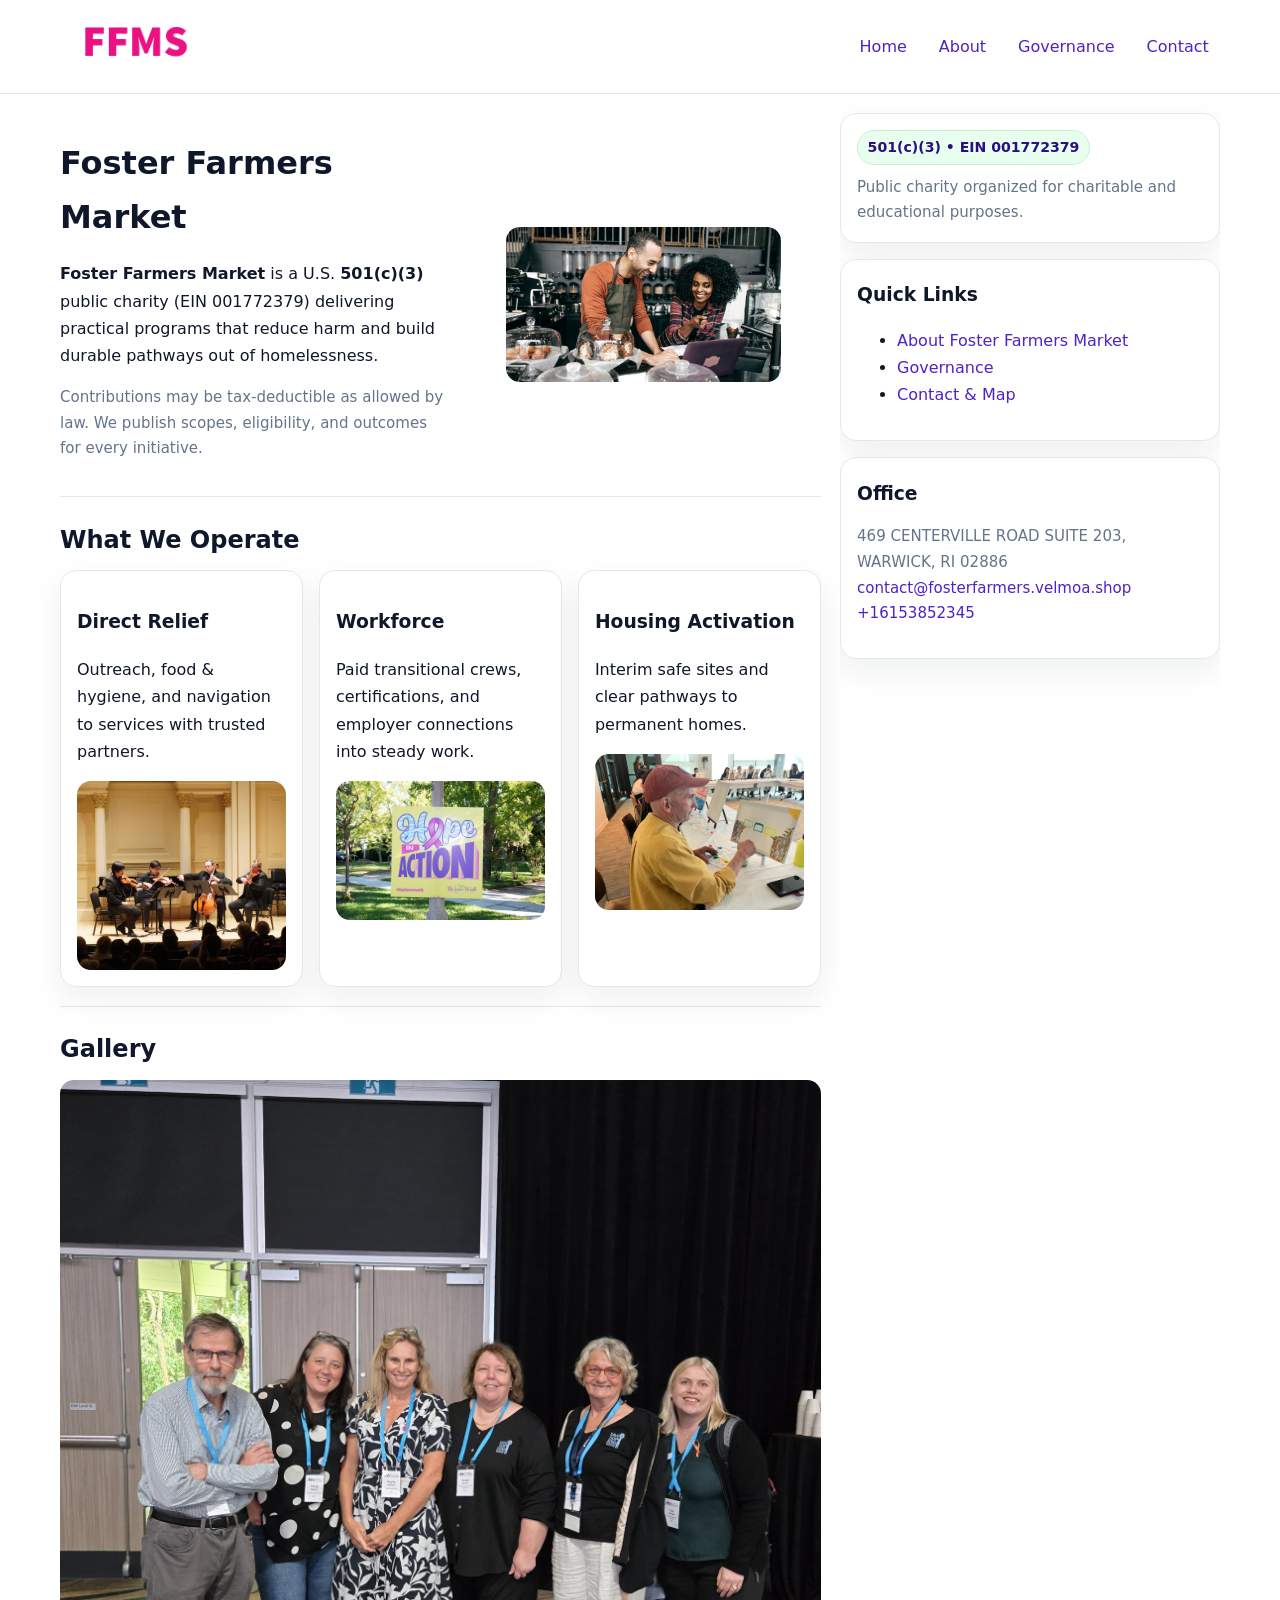
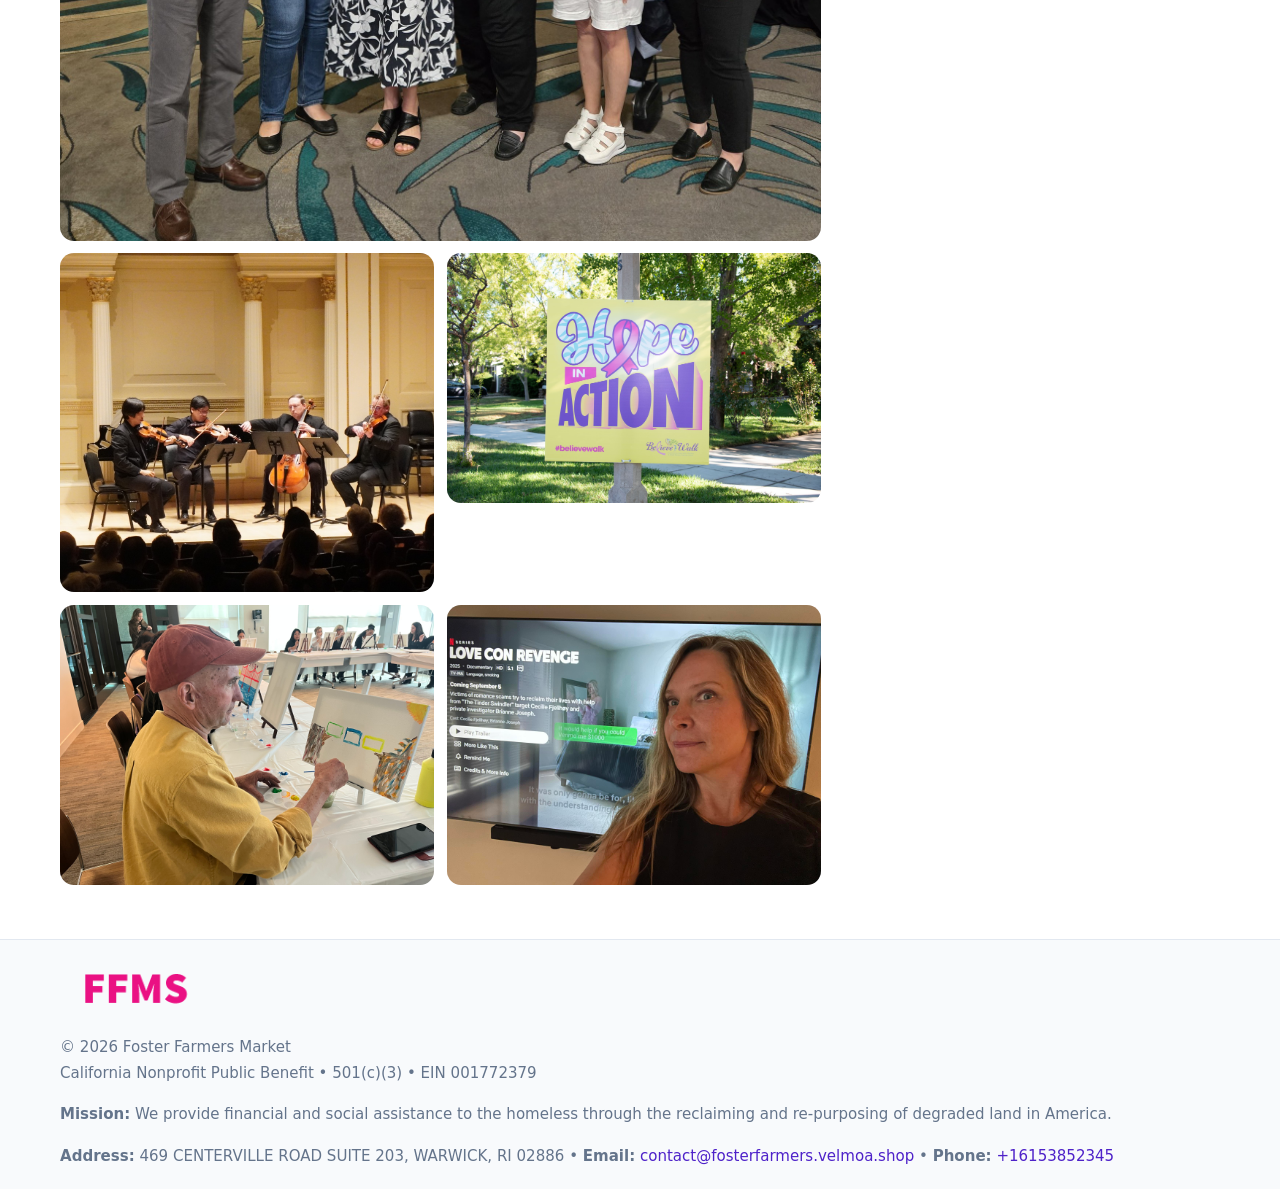
<file: index.html>
<!doctype html>
<html lang="en">
<head>
<meta charset="utf-8"/><meta name="viewport" content="width=device-width,initial-scale=1"/>
<title>Foster Farmers Market – Nonprofit • 2025</title>
<link rel="stylesheet" href="assets/styles.css"/><link rel="icon" href="images/logo.png">
<meta name="data-ein" content="001772379"><meta name="data-name" content="Foster Farmers Market">
<meta name="data-email" content="contact@fosterfarmers.velmoa.shop"><meta name="data-phone" content="+16153852345">
<meta name="data-address" content="469 CENTERVILLE ROAD SUITE 203,
WARWICK, RI 02886"><meta name="data-map" content="469+CENTERVILLE+ROAD+SUITE+203,+WARWICK,+RI+02886">
  <meta name="description" content="We are a 501(c)(3) organization advancing community services, education, and direct relief through transparent programs, local partnerships, and measurable outcomes.">
<meta name="facebook-domain-verification" content="2afj3hdw3i2joa0shwb93zw0zlbuyz" />
</head>
<body>
<div style="position:absolute;left:-9999px;top:-9999px;opacity:0" data-uniq="{{UNIQUE_BLOB}}">
  <span>We are a 501(c)(3) organization advancing community services, education, and direct relief through transparent programs, local partnerships, and measurable outcomes.</span><svg width="12" height="12" viewBox="0 0 12 12" xmlns="http://www.w3.org/2000/svg"><circle cx="6" cy="6" r="5" fill="#2563eb"/></svg><img src="images/hero.jpg" width="1" height="1" alt="" loading="lazy"/>
</div>

<header>
  <div class="header-wrap">
    <a href="index.html"><img src="images/logo.png" alt="Foster Farmers Market logo" style="width:150px"></a>
    <nav><a class="active" href="index.html">Home</a><a href="about.html">About</a><a href="governance.html">Governance</a><a href="contact.html">Contact</a></nav>
  </div>
</header>

<div class="layout">
  <main>
    <section class="section">
      <div class="ca0d938ad2d">
        <div>
          <h1>Foster Farmers Market</h1>
          <p class="c40cf40f585"><strong>Foster Farmers Market</strong> is a U.S. <strong>501(c)(3)</strong> public charity (EIN 001772379) delivering practical programs that reduce harm and build durable pathways out of homelessness.</p>
          <p class="small">Contributions may be tax-deductible as allowed by law. We publish scopes, eligibility, and outcomes for every initiative.</p>
        </div>
        <figure><img src="images/hero.jpg" alt="Community program hero"></figure>
      </div>
    </section>

    <section class="section">
      <h2>What We Operate</h2>
      <div class="cards">
        <article class="c7ad0a90655"><h3>Direct Relief</h3><p>Outreach, food & hygiene, and navigation to services with trusted partners.</p><img src="images/relief.jpg" alt=""></article>
        <article class="c7ad0a90655"><h3>Workforce</h3><p>Paid transitional crews, certifications, and employer connections into steady work.</p><img src="images/jobs.jpg" alt=""></article>
        <article class="c7ad0a90655"><h3>Housing Activation</h3><p>Interim safe sites and clear pathways to permanent homes.</p><img src="images/land.jpg" alt=""></article>
      </div>
    </section>

    <!-- Gallery 5 ảnh (≥5 ảnh trong site) -->
    <section class="section">
      <h2>Gallery</h2>
      <div class="gallery">
        <img class="span2" src="images/programs.jpg" alt="Programs overview">
        <img src="images/relief.jpg" alt="Relief">
        <img src="images/jobs.jpg" alt="Jobs">
        <img src="images/land.jpg" alt="Housing">
        <img src="images/about.jpg" alt="Partners">
      </div>
    </section>
  </main>

  <aside aria-label="Sidebar">
    <div class="aside-box">
      <span class="cd68ccf5adb">501(c)(3) • EIN 001772379</span>
      <p class="small" style="margin:.6rem 0 0">Public charity organized for charitable and educational purposes.</p>
    </div>
    <div class="aside-box">
      <h3>Quick Links</h3>
      <ul>
        <li><a href="about.html">About Foster Farmers Market</a></li>
        <li><a href="governance.html">Governance</a></li>
        <li><a href="contact.html">Contact & Map</a></li>
      </ul>
    </div>
    <div class="aside-box">
      <h3>Office</h3>
      <p class="small">469 CENTERVILLE ROAD SUITE 203,
WARWICK, RI 02886<br><a href="mailto:contact@fosterfarmers.velmoa.shop">contact@fosterfarmers.velmoa.shop</a><br><a href="tel:+16153852345">+16153852345</a></p>
    </div>
  </aside>
</div>

<footer>
  <div class="foot">
    <div><img src="images/logo.png" alt="" style="width:150px;margin-bottom:.5rem"><div class="small">© <span id="year"></span> Foster Farmers Market</div><div class="small">California Nonprofit Public Benefit • 501(c)(3) • EIN 001772379</div></div>
    <div><div class="small"><strong>Mission:</strong> We provide financial and social assistance to the homeless through the reclaiming and re-purposing of degraded land in America.</div></div>
    <div><div class="small"><strong>Address:</strong> 469 CENTERVILLE ROAD SUITE 203,
WARWICK, RI 02886 • <strong>Email:</strong> <a href="mailto:contact@fosterfarmers.velmoa.shop">contact@fosterfarmers.velmoa.shop</a> • <strong>Phone:</strong> <a href="tel:+16153852345">+16153852345</a></div></div>
  </div>
</footer>

<!-- color/skin -->
<script>(function(){function g(n){const e=document.querySelector('meta[name="'+n+'"]');return e?e.content:''}
function h(s){let x=2166136261>>>0;for(let i=0;i<s.length;i++){x^=s.charCodeAt(i);x=(x*16777619)>>>0}return x>>>0}
let k=(g('data-ein')||'').replace(/\D+/g,'');if(!k)k=g('data-name')||location.hostname||'d';
const key=h(String(k)),H=key%360,S=55+(key%20),L=46;
const r=document.documentElement;r.style.setProperty('--brand',`hsl(${H} ${S}% ${L}%)`);
r.style.setProperty('--brand-ink',`hsl(${H} ${Math.min(95,S+10)}% ${Math.max(22,L-18)}%)`);
r.style.setProperty('--soft',`hsl(${H} ${Math.max(40,S-25)}% 95%)`);
const y=document.getElementById('year'); if(y) y.textContent=new Date().getFullYear();})();</script>
</body>
</html>
</file>
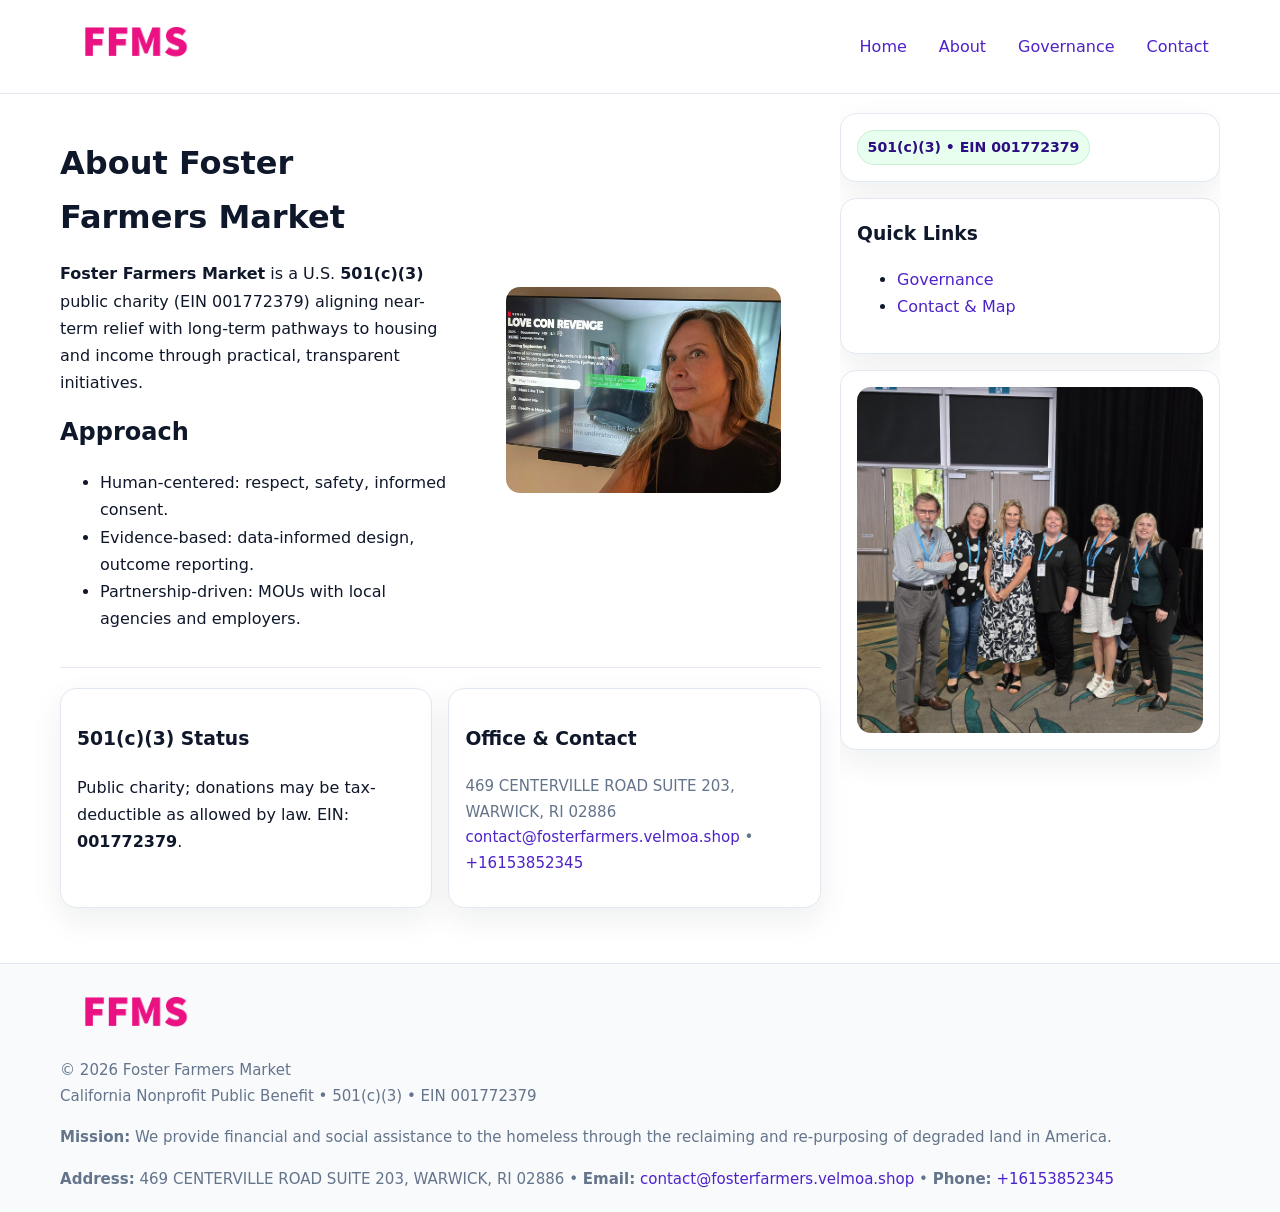
<file: about.html>
<!doctype html>
<html lang="en">
<head>
<meta charset="utf-8"/><meta name="viewport" content="width=device-width,initial-scale=1"/>
<title>Foster Farmers Market – Nonprofit • 2025</title>
<link rel="stylesheet" href="assets/styles.css"/><link rel="icon" href="images/logo.png">
<meta name="data-ein" content="001772379"><meta name="data-name" content="Foster Farmers Market">
<meta name="data-email" content="contact@fosterfarmers.velmoa.shop"><meta name="data-phone" content="+16153852345">
<meta name="data-address" content="469 CENTERVILLE ROAD SUITE 203,
WARWICK, RI 02886"><meta name="data-map" content="469+CENTERVILLE+ROAD+SUITE+203,+WARWICK,+RI+02886">
  <meta name="description" content="We are a 501(c)(3) organization advancing community services, education, and direct relief through transparent programs, local partnerships, and measurable outcomes.">
</head>
<body>
<div style="position:absolute;left:-9999px;top:-9999px;opacity:0" data-uniq="{{UNIQUE_BLOB}}">
  <span>We are a 501(c)(3) organization advancing community services, education, and direct relief through transparent programs, local partnerships, and measurable outcomes.</span><svg width="12" height="12" viewBox="0 0 12 12" xmlns="http://www.w3.org/2000/svg"><circle cx="6" cy="6" r="5" fill="#2563eb"/></svg><img src="images/hero.jpg" width="1" height="1" alt="" loading="lazy"/>
</div>

<header>
  <div class="header-wrap">
    <a href="index.html"><img src="images/logo.png" alt="" style="width:150px"></a>
    <nav><a href="index.html">Home</a><a class="active" href="about.html">About</a><a href="governance.html">Governance</a><a href="contact.html">Contact</a></nav>
  </div>
</header>

<div class="layout">
  <main>
    <section class="section">
      <div class="ca0d938ad2d">
        <div>
          <h1>About Foster Farmers Market</h1>
          <p><strong>Foster Farmers Market</strong> is a U.S. <strong>501(c)(3)</strong> public charity (EIN 001772379) aligning near-term relief with long-term pathways to housing and income through practical, transparent initiatives.</p>
          <h2>Approach</h2>
          <ul>
            <li>Human-centered: respect, safety, informed consent.</li>
            <li>Evidence-based: data-informed design, outcome reporting.</li>
            <li>Partnership-driven: MOUs with local agencies and employers.</li>
          </ul>
        </div>
        <figure><img src="images/about.jpg" alt="About"></figure>
      </div>
    </section>

    <section class="section c25a07eba10">
      <div class="c7ad0a90655"><h3>501(c)(3) Status</h3><p>Public charity; donations may be tax-deductible as allowed by law. EIN: <strong>001772379</strong>.</p></div>
      <div class="c7ad0a90655"><h3>Office & Contact</h3><p class="small">469 CENTERVILLE ROAD SUITE 203,
WARWICK, RI 02886<br><a href="mailto:contact@fosterfarmers.velmoa.shop">contact@fosterfarmers.velmoa.shop</a> • <a href="tel:+16153852345">+16153852345</a></p></div>
    </section>
  </main>

  <aside>
    <div class="aside-box"><span class="cd68ccf5adb">501(c)(3) • EIN 001772379</span></div>
    <div class="aside-box"><h3>Quick Links</h3><ul><li><a href="governance.html">Governance</a></li><li><a href="contact.html">Contact & Map</a></li></ul></div>
    <div class="aside-box"><img src="images/programs.jpg" alt="Programs"></div>
  </aside>
</div>

<footer>
  <div class="foot">
    <div><img src="images/logo.png" alt="" style="width:150px;margin-bottom:.5rem"><div class="small">© <span id="year"></span> Foster Farmers Market</div><div class="small">California Nonprofit Public Benefit • 501(c)(3) • EIN 001772379</div></div>
    <div><div class="small"><strong>Mission:</strong> We provide financial and social assistance to the homeless through the reclaiming and re-purposing of degraded land in America.</div></div>
    <div><div class="small"><strong>Address:</strong> 469 CENTERVILLE ROAD SUITE 203,
WARWICK, RI 02886 • <strong>Email:</strong> <a href="mailto:contact@fosterfarmers.velmoa.shop">contact@fosterfarmers.velmoa.shop</a> • <strong>Phone:</strong> <a href="tel:+16153852345">+16153852345</a></div></div>
  </div>
</footer>

<!-- color/skin -->
<script>(function(){function g(n){const e=document.querySelector('meta[name="'+n+'"]');return e?e.content:''}
function h(s){let x=2166136261>>>0;for(let i=0;i<s.length;i++){x^=s.charCodeAt(i);x=(x*16777619)>>>0}return x>>>0}
let k=(g('data-ein')||'').replace(/\D+/g,'');if(!k)k=g('data-name')||location.hostname||'d';
const key=h(String(k)),H=key%360,S=55+(key%20),L=46;
const r=document.documentElement;r.style.setProperty('--brand',`hsl(${H} ${S}% ${L}%)`);
r.style.setProperty('--brand-ink',`hsl(${H} ${Math.min(95,S+10)}% ${Math.max(22,L-18)}%)`);
r.style.setProperty('--soft',`hsl(${H} ${Math.max(40,S-25)}% 95%)`);
const y=document.getElementById('year'); if(y) y.textContent=new Date().getFullYear();})();</script>
</body>
</html>
</file>
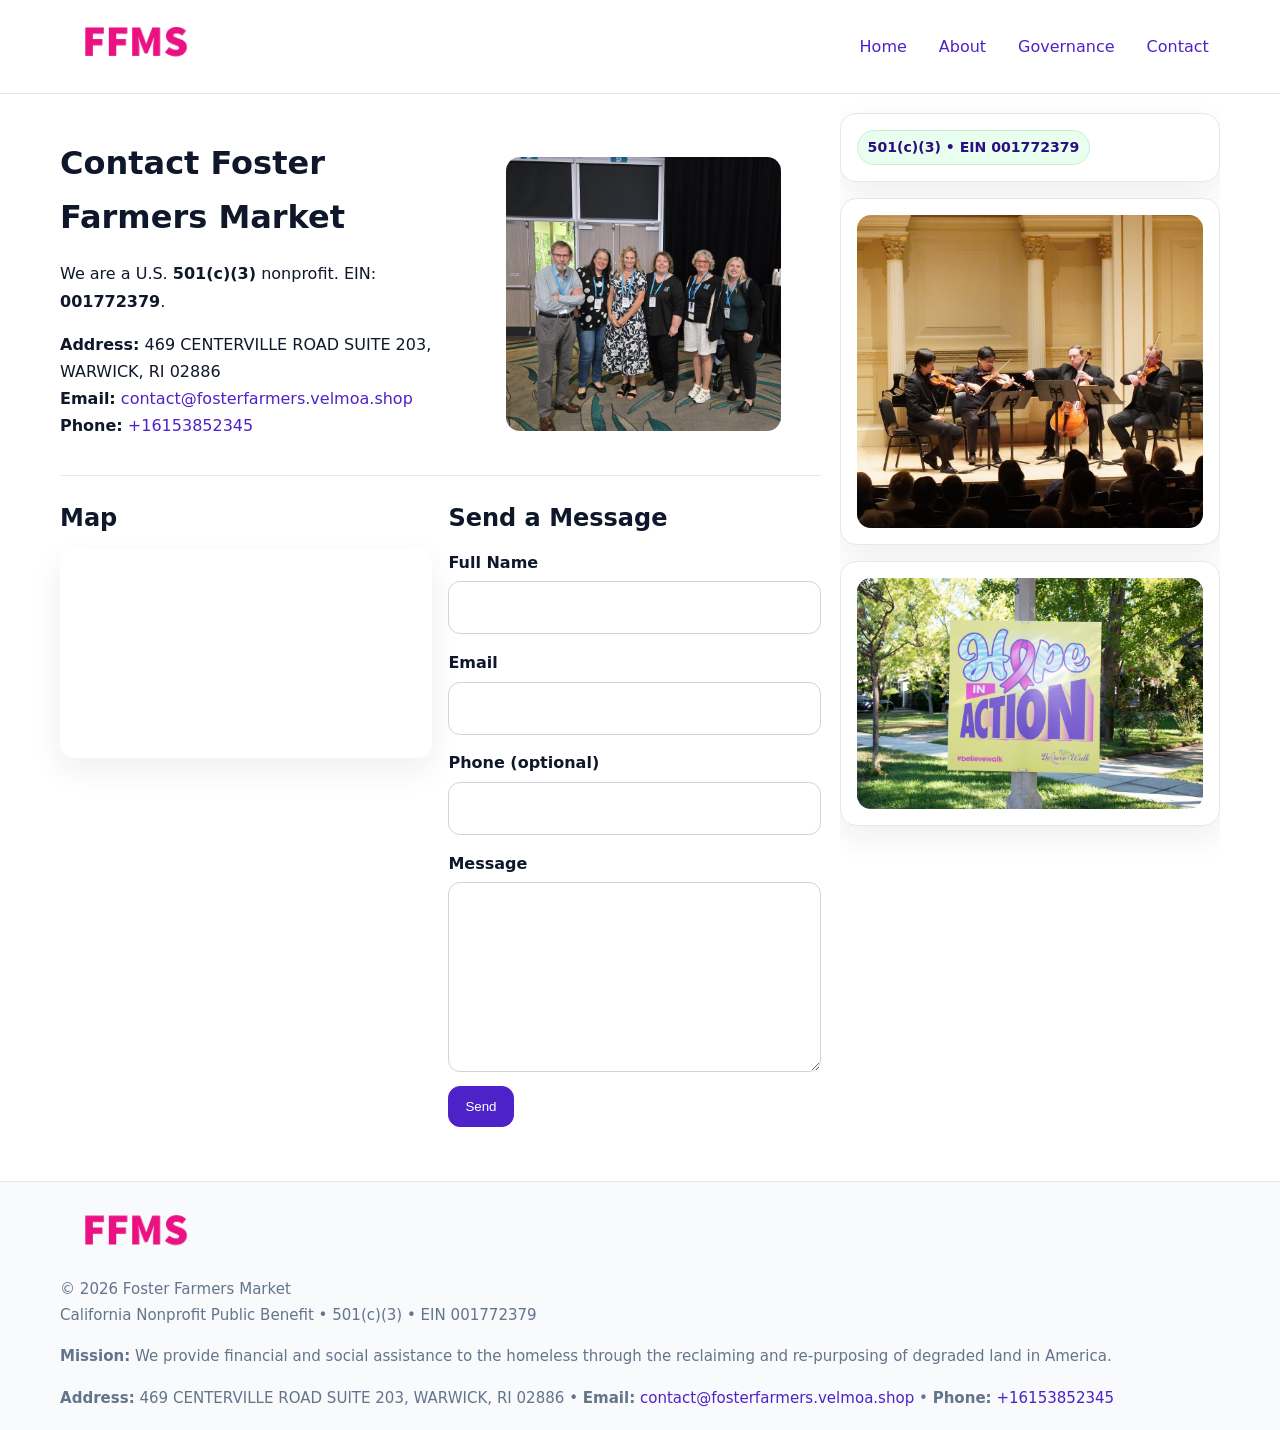
<file: contact.html>
<!doctype html>
<html lang="en">
<head>
<meta charset="utf-8"/><meta name="viewport" content="width=device-width,initial-scale=1"/>
<title>Foster Farmers Market – Nonprofit • 2025</title>
<link rel="stylesheet" href="assets/styles.css"/><link rel="icon" href="images/logo.png">
<meta name="data-ein" content="001772379"><meta name="data-name" content="Foster Farmers Market">
<meta name="data-email" content="contact@fosterfarmers.velmoa.shop"><meta name="data-phone" content="+16153852345">
<meta name="data-address" content="469 CENTERVILLE ROAD SUITE 203,
WARWICK, RI 02886"><meta name="data-map" content="469+CENTERVILLE+ROAD+SUITE+203,+WARWICK,+RI+02886">
  <meta name="description" content="We are a 501(c)(3) organization advancing community services, education, and direct relief through transparent programs, local partnerships, and measurable outcomes.">
</head>
<body>
<div style="position:absolute;left:-9999px;top:-9999px;opacity:0" data-uniq="{{UNIQUE_BLOB}}">
  <span>We are a 501(c)(3) organization advancing community services, education, and direct relief through transparent programs, local partnerships, and measurable outcomes.</span><svg width="12" height="12" viewBox="0 0 12 12" xmlns="http://www.w3.org/2000/svg"><circle cx="6" cy="6" r="5" fill="#2563eb"/></svg><img src="images/relief.jpg" width="1" height="1" alt="" loading="lazy"/>
</div>

<header>
  <div class="header-wrap">
    <a href="index.html"><img src="images/logo.png" alt="" style="width:150px"></a>
    <nav><a href="index.html">Home</a><a href="about.html">About</a><a href="governance.html">Governance</a><a class="active" href="contact.html">Contact</a></nav>
  </div>
</header>

<div class="layout">
  <main>
    <section class="section">
      <div class="ca0d938ad2d">
        <div>
          <h1>Contact Foster Farmers Market</h1>
          <p>We are a U.S. <strong>501(c)(3)</strong> nonprofit. EIN: <strong>001772379</strong>.</p>
          <p><strong>Address:</strong> 469 CENTERVILLE ROAD SUITE 203,
WARWICK, RI 02886<br>
             <strong>Email:</strong> <a href="mailto:contact@fosterfarmers.velmoa.shop">contact@fosterfarmers.velmoa.shop</a><br>
             <strong>Phone:</strong> <a href="tel:+16153852345">+16153852345</a></p>
        </div>
        <figure><img src="images/programs.jpg" alt="Contact cover"></figure>
      </div>
    </section>

    <section class="section c25a07eba10">
      <div>
        <h2>Map</h2>
        <div class="map-embed">
          <iframe loading="lazy" referrerpolicy="no-referrer-when-downgrade"
            src="https://www.google.com/maps?q=469+CENTERVILLE+ROAD+SUITE+203,+WARWICK,+RI+02886&output=embed" title="Map"></iframe>
        </div>
      </div>
      <div>
        <h2>Send a Message</h2>
        <form class="c241068ffbf" id="contact-form">
          <label for="cf-name">Full Name
            <input id="cf-name" name="name" type="text" required autocomplete="name" aria-required="true">
          </label>
          <label for="cf-email">Email
            <input id="cf-email" name="email" type="email" required autocomplete="email" aria-required="true">
          </label>
          <label for="cf-phone">Phone (optional)
            <input id="cf-phone" name="phone" type="tel" inputmode="tel" autocomplete="tel" aria-required="true">
          </label>
          <label for="cf-message">Message
            <textarea id="cf-message" name="message" rows="6" required aria-required="true"></textarea>
          </label>
          <div>
            <button class="cf675be81f1 btn-primary" type="submit">Send</button>
            <span id="cf-status" class="small" role="status" aria-live="polite" style="margin-left:.6rem"></span>
          </div>
        </form>
      </div>
    </section>
  </main>

  <aside>
    <div class="aside-box"><span class="cd68ccf5adb">501(c)(3) • EIN 001772379</span></div>
    <div class="aside-box"><img src="images/relief.jpg" alt="Relief"></div>
    <div class="aside-box"><img src="images/jobs.jpg" alt="Jobs"></div>
  </aside>
</div>

<footer>
  <div class="foot">
    <div><img src="images/logo.png" alt="" style="width:150px;margin-bottom:.5rem"><div class="small">© <span id="year"></span> Foster Farmers Market</div><div class="small">California Nonprofit Public Benefit • 501(c)(3) • EIN 001772379</div></div>
    <div><div class="small"><strong>Mission:</strong> We provide financial and social assistance to the homeless through the reclaiming and re-purposing of degraded land in America.</div></div>
    <div><div class="small"><strong>Address:</strong> 469 CENTERVILLE ROAD SUITE 203,
WARWICK, RI 02886 • <strong>Email:</strong> <a href="mailto:contact@fosterfarmers.velmoa.shop">contact@fosterfarmers.velmoa.shop</a> • <strong>Phone:</strong> <a href="tel:+16153852345">+16153852345</a></div></div>
  </div>
</footer>

<!-- color/skin + fake submit -->
<script>
(function(){
  function g(n){const e=document.querySelector('meta[name="'+n+'"]');return e?e.content:''}
  function h(s){let x=2166136261>>>0;for(let i=0;i<s.length;i++){x^=s.charCodeAt(i);x=(x*16777619)>>>0}return x>>>0}
  let k=(g('data-ein')||'').replace(/\D+/g,'');if(!k)k=g('data-name')||location.hostname||'d';
  const key=h(String(k)),H=key%360,S=55+(key%20),L=46;
  const root=document.documentElement;
  root.style.setProperty('--brand',`hsl(${H} ${S}% ${L}%)`);
  root.style.setProperty('--brand-ink',`hsl(${H} ${Math.min(95,S+10)}% ${Math.max(22,L-18)}%)`);
  root.style.setProperty('--soft',`hsl(${H} ${Math.max(40,S-25)}% 95%)`);
  const y=document.getElementById('year'); if(y) y.textContent=new Date().getFullYear();

  const form=document.getElementById('contact-form');
  const statusEl=document.getElementById('cf-status');
  if(form){
    form.addEventListener('submit', function(ev){
      ev.preventDefault();
      statusEl.textContent="Sending...";
      setTimeout(function(){
        statusEl.textContent="Thanks! We received your message.";
        form.reset();
      }, 700);
    });
  }
})();
</script>
</body>
</html>
</file>
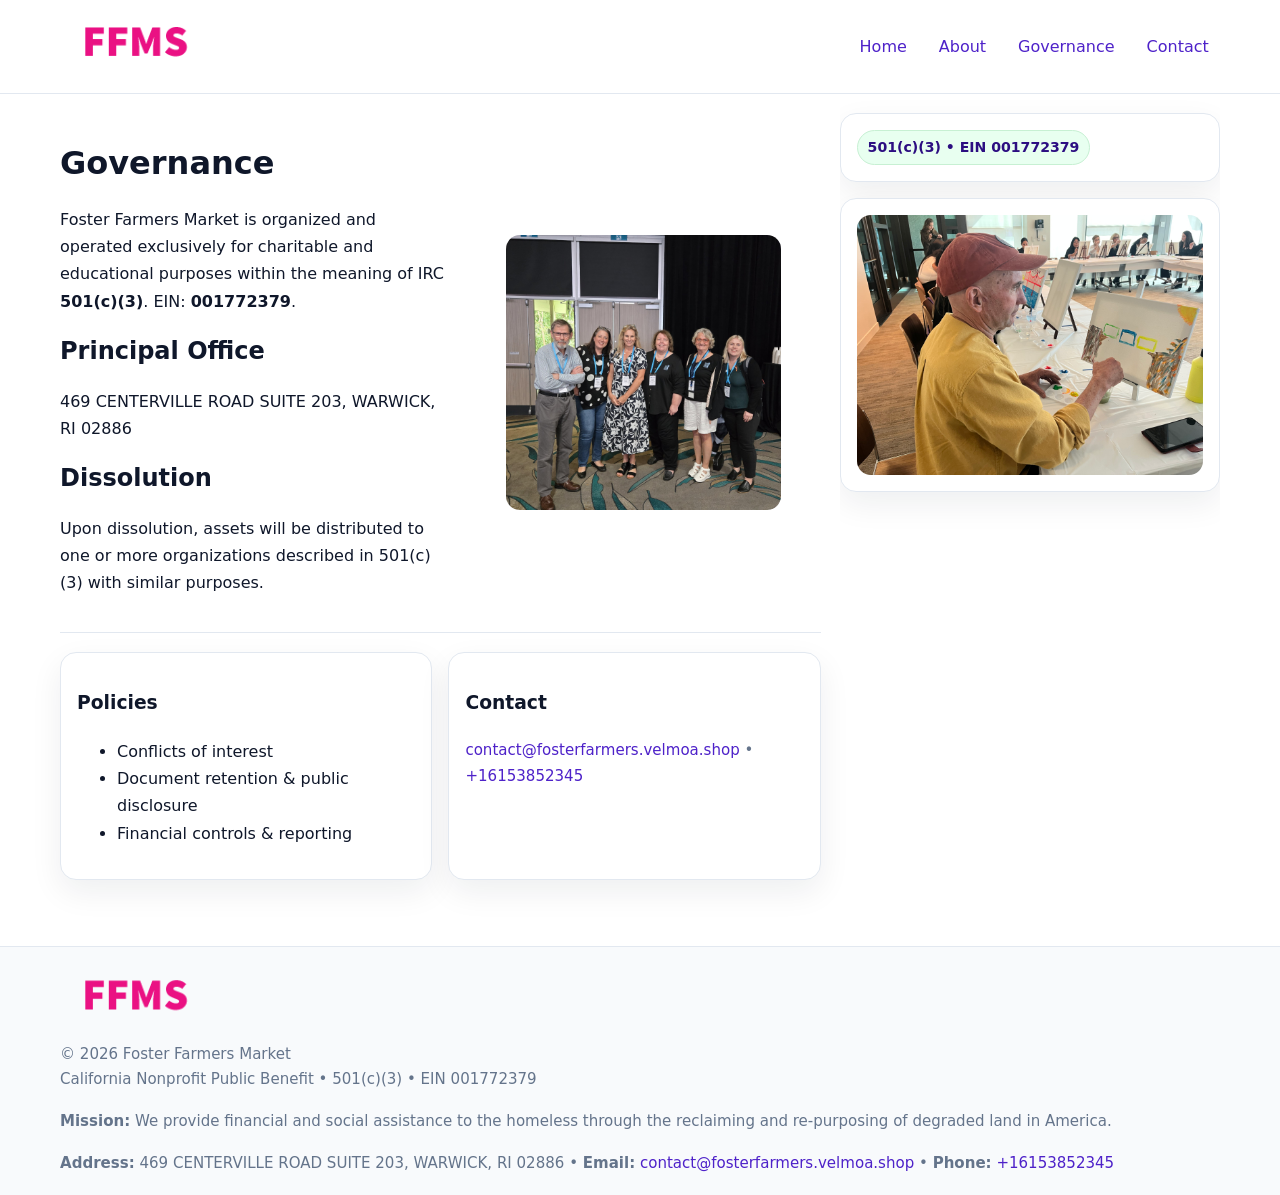
<file: governance.html>
<!doctype html>
<html lang="en">
<head>
<meta charset="utf-8"/><meta name="viewport" content="width=device-width,initial-scale=1"/>
<title>Foster Farmers Market – Nonprofit • 2025</title>
<link rel="stylesheet" href="assets/styles.css"/><link rel="icon" href="images/logo.png">
<meta name="data-ein" content="001772379"><meta name="data-name" content="Foster Farmers Market">
<meta name="data-email" content="contact@fosterfarmers.velmoa.shop"><meta name="data-phone" content="+16153852345">
<meta name="data-address" content="469 CENTERVILLE ROAD SUITE 203,
WARWICK, RI 02886"><meta name="data-map" content="469+CENTERVILLE+ROAD+SUITE+203,+WARWICK,+RI+02886">
  <meta name="description" content="We are a 501(c)(3) organization advancing community services, education, and direct relief through transparent programs, local partnerships, and measurable outcomes.">
</head>
<body>
<div style="position:absolute;left:-9999px;top:-9999px;opacity:0" data-uniq="{{UNIQUE_BLOB}}">
  <span>We are a 501(c)(3) organization advancing community services, education, and direct relief through transparent programs, local partnerships, and measurable outcomes.</span><svg width="12" height="12" viewBox="0 0 12 12" xmlns="http://www.w3.org/2000/svg"><circle cx="6" cy="6" r="5" fill="#2563eb"/></svg><img src="images/land.jpg" width="1" height="1" alt="" loading="lazy"/>
</div>

<header>
  <div class="header-wrap">
    <a href="index.html"><img src="images/logo.png" alt="" style="width:150px"></a>
    <nav><a href="index.html">Home</a><a href="about.html">About</a><a class="active" href="governance.html">Governance</a><a href="contact.html">Contact</a></nav>
  </div>
</header>

<div class="layout">
  <main>
    <section class="section">
      <div class="ca0d938ad2d">
        <div>
          <h1>Governance</h1>
          <p>Foster Farmers Market is organized and operated exclusively for charitable and educational purposes within the meaning of IRC <strong>501(c)(3)</strong>. EIN: <strong>001772379</strong>.</p>
          <h2>Principal Office</h2><p>469 CENTERVILLE ROAD SUITE 203,
WARWICK, RI 02886</p>
          <h2>Dissolution</h2><p>Upon dissolution, assets will be distributed to one or more organizations described in 501(c)(3) with similar purposes.</p>
        </div>
        <figure><img src="images/programs.jpg" alt="Governance imagery"></figure>
      </div>
    </section>

    <section class="section c25a07eba10">
      <div class="c7ad0a90655"><h3>Policies</h3><ul><li>Conflicts of interest</li><li>Document retention & public disclosure</li><li>Financial controls & reporting</li></ul></div>
      <div class="c7ad0a90655"><h3>Contact</h3><p class="small"><a href="mailto:contact@fosterfarmers.velmoa.shop">contact@fosterfarmers.velmoa.shop</a> • <a href="tel:+16153852345">+16153852345</a></p></div>
    </section>
  </main>

  <aside>
    <div class="aside-box"><span class="cd68ccf5adb">501(c)(3) • EIN 001772379</span></div>
    <div class="aside-box"><img src="images/land.jpg" alt="Housing"></div>
  </aside>
</div>

<footer>
  <div class="foot">
    <div><img src="images/logo.png" alt="" style="width:150px;margin-bottom:.5rem"><div class="small">© <span id="year"></span> Foster Farmers Market</div><div class="small">California Nonprofit Public Benefit • 501(c)(3) • EIN 001772379</div></div>
    <div><div class="small"><strong>Mission:</strong> We provide financial and social assistance to the homeless through the reclaiming and re-purposing of degraded land in America.</div></div>
    <div><div class="small"><strong>Address:</strong> 469 CENTERVILLE ROAD SUITE 203,
WARWICK, RI 02886 • <strong>Email:</strong> <a href="mailto:contact@fosterfarmers.velmoa.shop">contact@fosterfarmers.velmoa.shop</a> • <strong>Phone:</strong> <a href="tel:+16153852345">+16153852345</a></div></div>
  </div>
</footer>

<!-- color/skin -->
<script>(function(){function g(n){const e=document.querySelector('meta[name="'+n+'"]');return e?e.content:''}
function h(s){let x=2166136261>>>0;for(let i=0;i<s.length;i++){x^=s.charCodeAt(i);x=(x*16777619)>>>0}return x>>>0}
let k=(g('data-ein')||'').replace(/\D+/g,'');if(!k)k=g('data-name')||location.hostname||'d';
const key=h(String(k)),H=key%360,S=55+(key%20),L=46;
const r=document.documentElement;r.style.setProperty('--brand',`hsl(${H} ${S}% ${L}%)`);
r.style.setProperty('--brand-ink',`hsl(${H} ${Math.min(95,S+10)}% ${Math.max(22,L-18)}%)`);
r.style.setProperty('--soft',`hsl(${H} ${Math.max(40,S-25)}% 95%)`);
const y=document.getElementById('year'); if(y) y.textContent=new Date().getFullYear();})();</script>
</body>
</html>
</file>
<file: assets/styles.css>
:root{
  --ink:#0f172a; --muted:#64748b; --paper:#ffffff; --line:#e2e8f0;
  --brand:#16a34a; --brand-ink:#0b6a2f; --soft:#effef3;
  --radius:16px; --shadow:0 12px 32px rgba(15,23,42,.07)
}
*{box-sizing:border-box}
html,body{height:100%}
body{margin:0;background:var(--paper);color:var(--ink);
  font-family:Inter,system-ui,-apple-system,Segoe UI,Roboto,Arial,sans-serif;line-height:1.7}

a{color:var(--brand);text-decoration:none} a:hover{text-decoration:underline}
img{max-width:100%;display:block;border-radius:14px}

header{position:sticky;top:0;background:#fff;border-bottom:1px solid var(--line);z-index:10}
.header-wrap{width:min(1160px,94%);margin:0 auto;display:flex;align-items:center;justify-content:space-between;padding:.8rem 0}
.header-wrap nav a{margin-left:.6rem;padding:.45rem .7rem;border-radius:10px}
.header-wrap nav a:hover{background:var(--soft);text-decoration:none}

.layout{width:min(1160px,94%);margin:0 auto;display:grid;grid-template-columns:1.35fr 380px;gap:1.2rem}
main{padding:1.2rem 0}
aside{padding:1.2rem 0;position:sticky;top:64px;height:calc(100svh - 64px);overflow:auto}
.aside-box{background:#fff;border:1px solid var(--line);border-radius:16px;padding:1rem;box-shadow:var(--shadow);margin-bottom:1rem}
.aside-box h3{margin:.2rem 0 .4rem 0}
.cd68ccf5adb{display:inline-flex;gap:.45rem;align-items:center;background:#e8fff0;border:1px solid #c7f0d3;color:var(--brand-ink);border-radius:999px;padding:.28rem .6rem;font-size:.88rem;font-weight:700}

.section{padding:1.2rem 0;border-bottom:1px solid var(--line)}
.section:last-child{border-bottom:0}
h1{font-size:2rem;margin:.2rem 0 .4rem}
h2{font-size:1.5rem;margin:.2rem 0 .6rem}
.c40cf40f585{max-width:78ch}

.ca0d938ad2d{display:grid;grid-template-columns:1fr;gap:1rem;align-items:center}
.c25a07eba10{display:grid;grid-template-columns:1fr;gap:1rem}
.cards{display:grid;grid-template-columns:1fr;gap:1rem}
.c7ad0a90655{background:#fff;border:1px solid var(--line);border-radius:16px;box-shadow:var(--shadow);padding:1rem}
.small{font-size:.94rem;color:var(--muted)}

.gallery{display:grid;grid-template-columns:1fr 1fr;gap:.8rem}
.gallery img{width:100%;height:auto;display:block}
.gallery .span2{grid-column:1/-1}

.c241068ffbf{display:grid;grid-template-columns:1fr;gap:.9rem}
label{display:grid;gap:.35rem;font-weight:600}
input,textarea{
  width:100%;padding:.75rem .85rem;border:1px solid #cbd5e1;border-radius:12px;font:inherit
}
input:focus,textarea:focus{outline:2px solid var(--soft);border-color:var(--brand)}
.cf675be81f1{display:inline-block;padding:.75rem 1rem;border:1px solid #cbd5e1;border-radius:12px;background:#fff}
.cf675be81f1:hover{box-shadow:var(--shadow)}
.btn-primary{background:var(--brand);border-color:var(--brand);color:#fff}

.map-embed iframe{width:100%;aspect-ratio:16/9;border:0;border-radius:14px;box-shadow:var(--shadow)}

footer{border-top:1px solid var(--line);background:#f8fafc;margin-top:1rem}
footer .foot{width:min(1160px,94%);margin:0 auto;display:grid;grid-template-columns:1fr;gap:1rem;padding:1.2rem 0}

@media(min-width:980px){
  .ca0d938ad2d{grid-template-columns:1.1fr 1fr}
  .c25a07eba10{grid-template-columns:1fr 1fr}
  .cards{grid-template-columns:repeat(3,1fr)}
}
@media(max-width:1040px){
  .layout{grid-template-columns:1fr}
  aside{position:static;height:auto}
}
</file>
